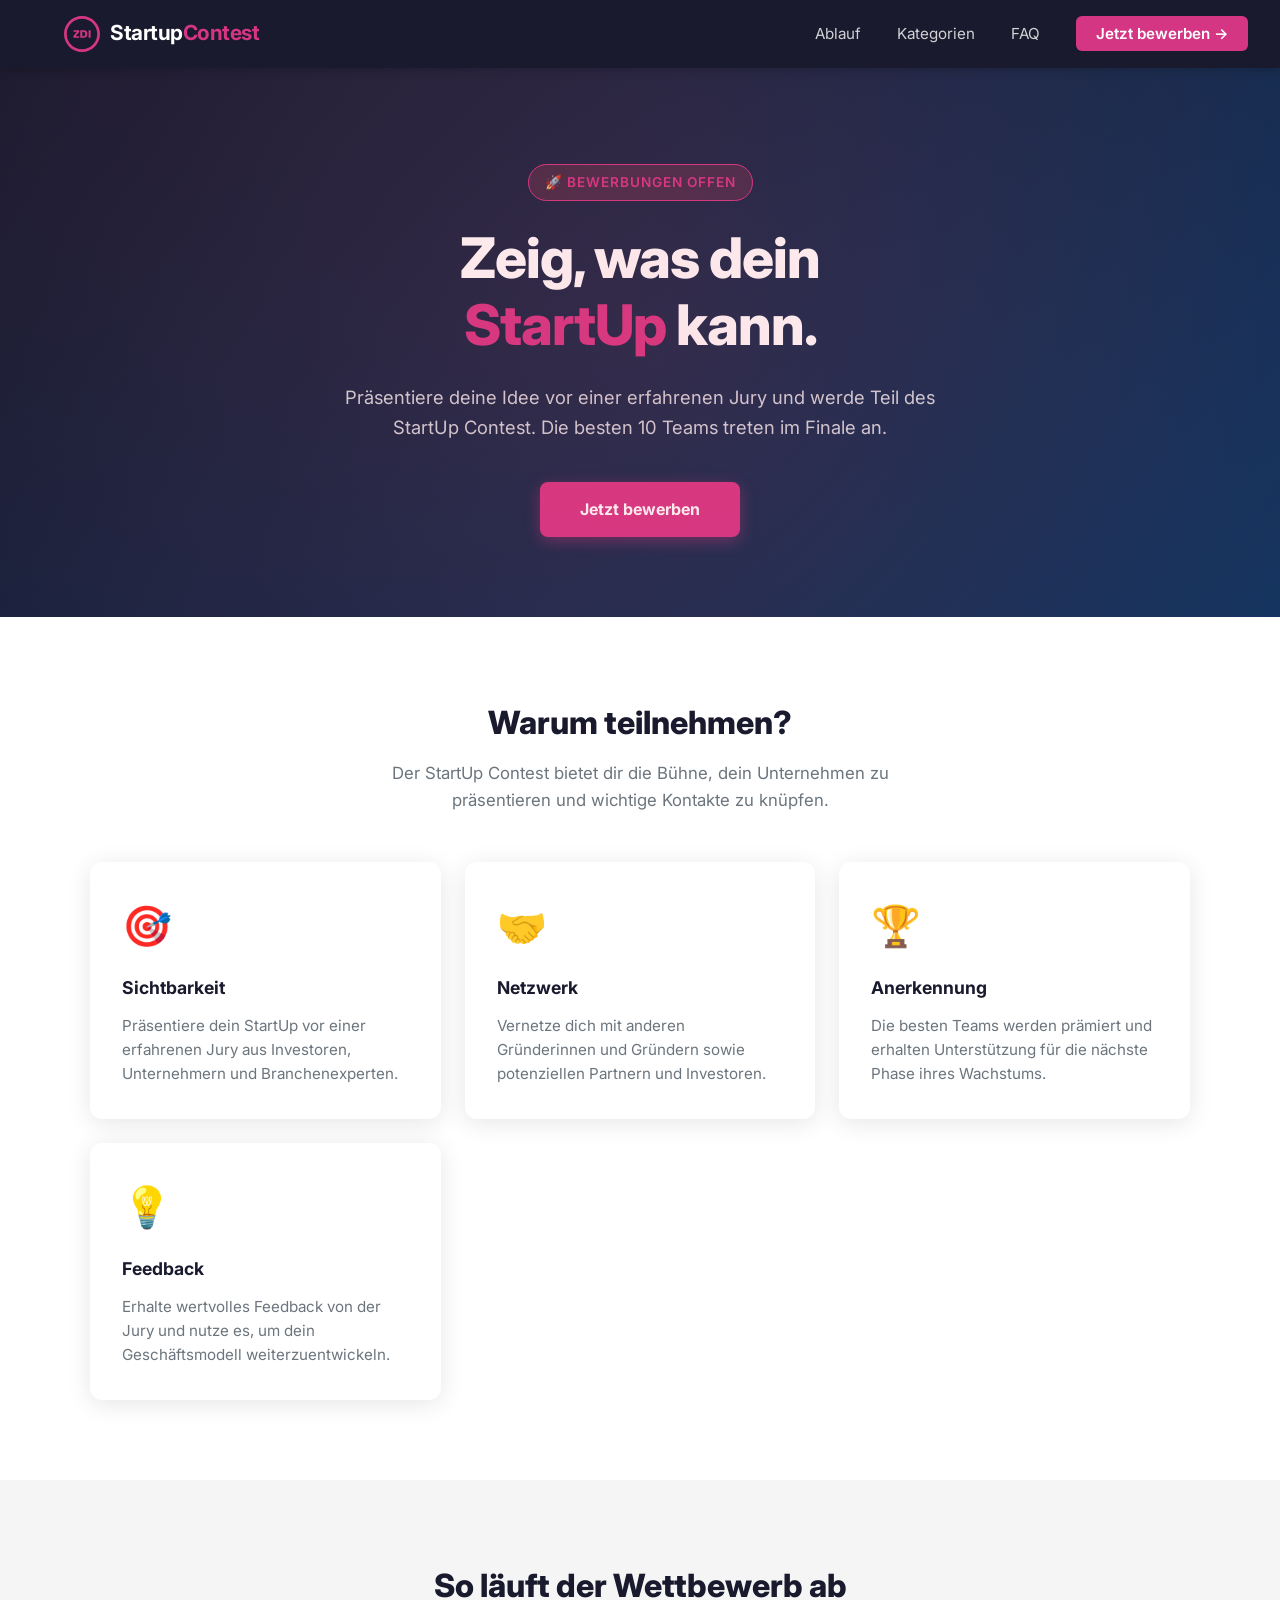
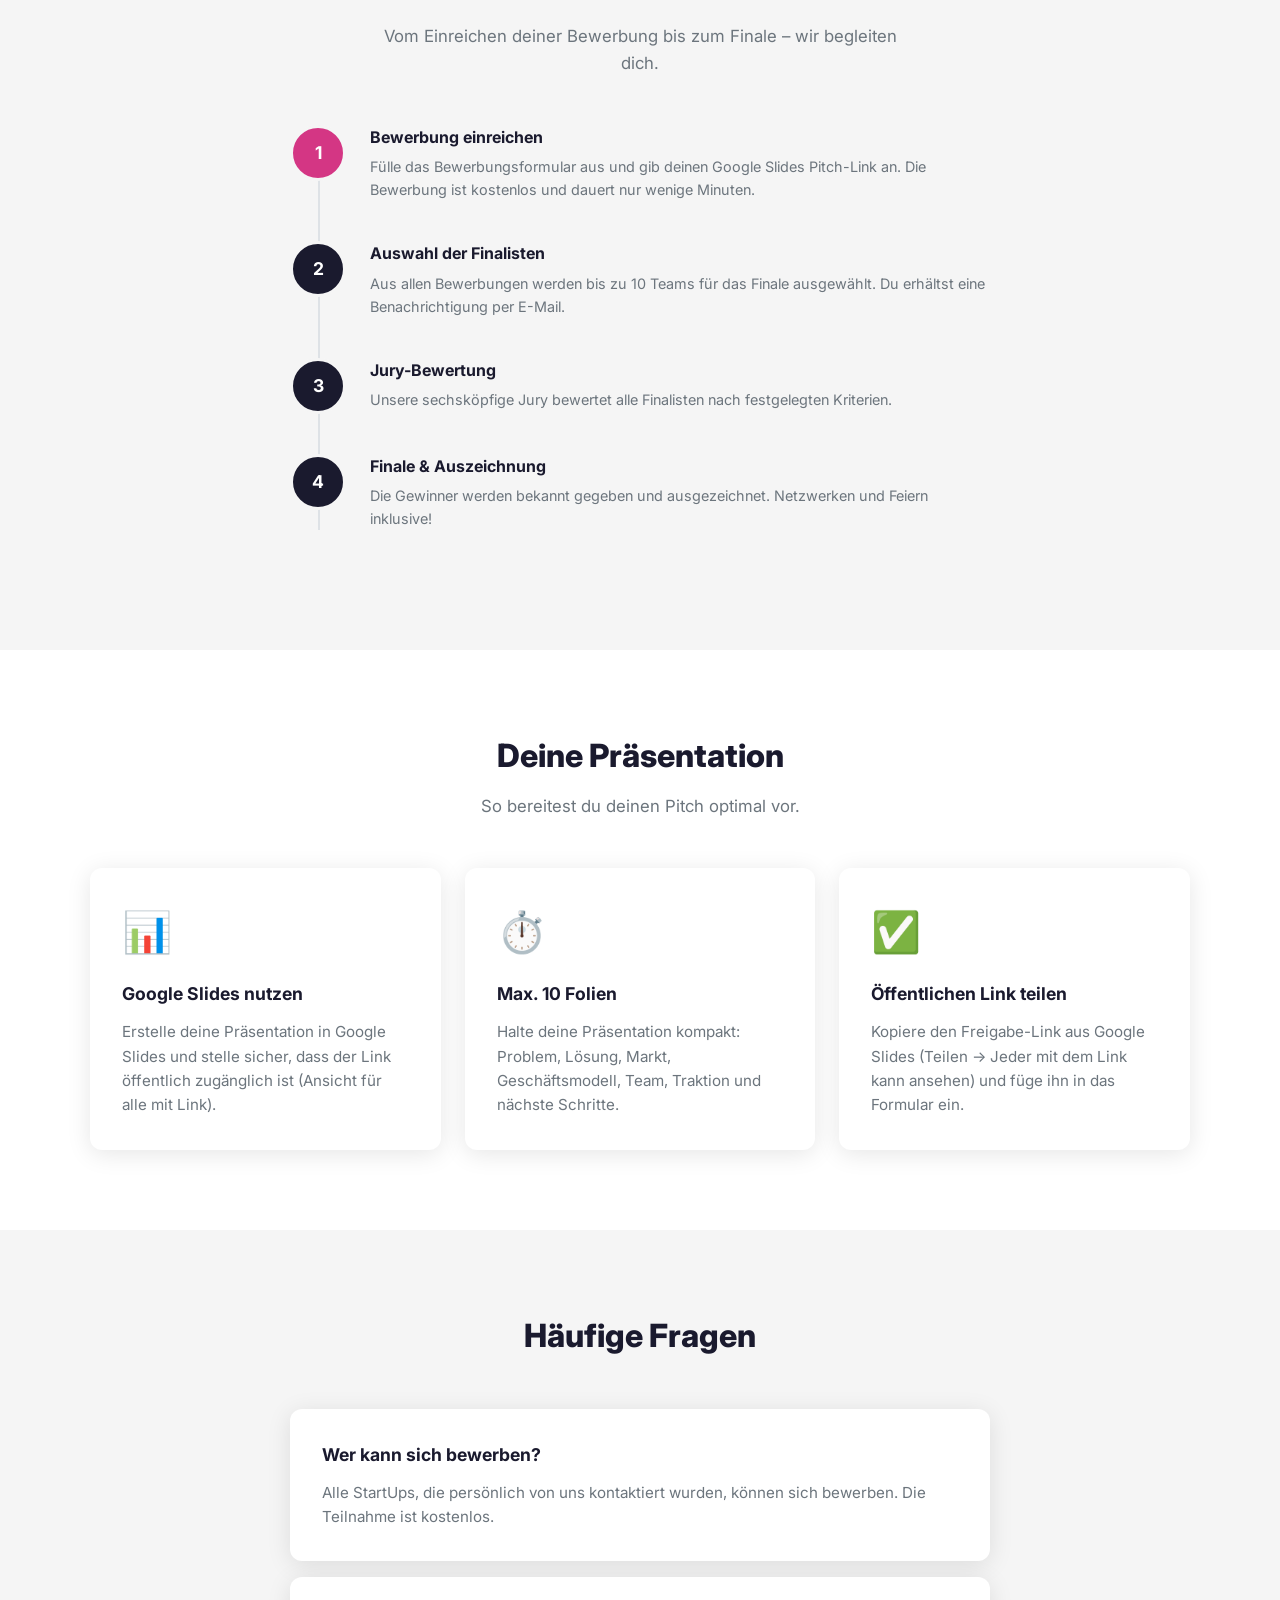
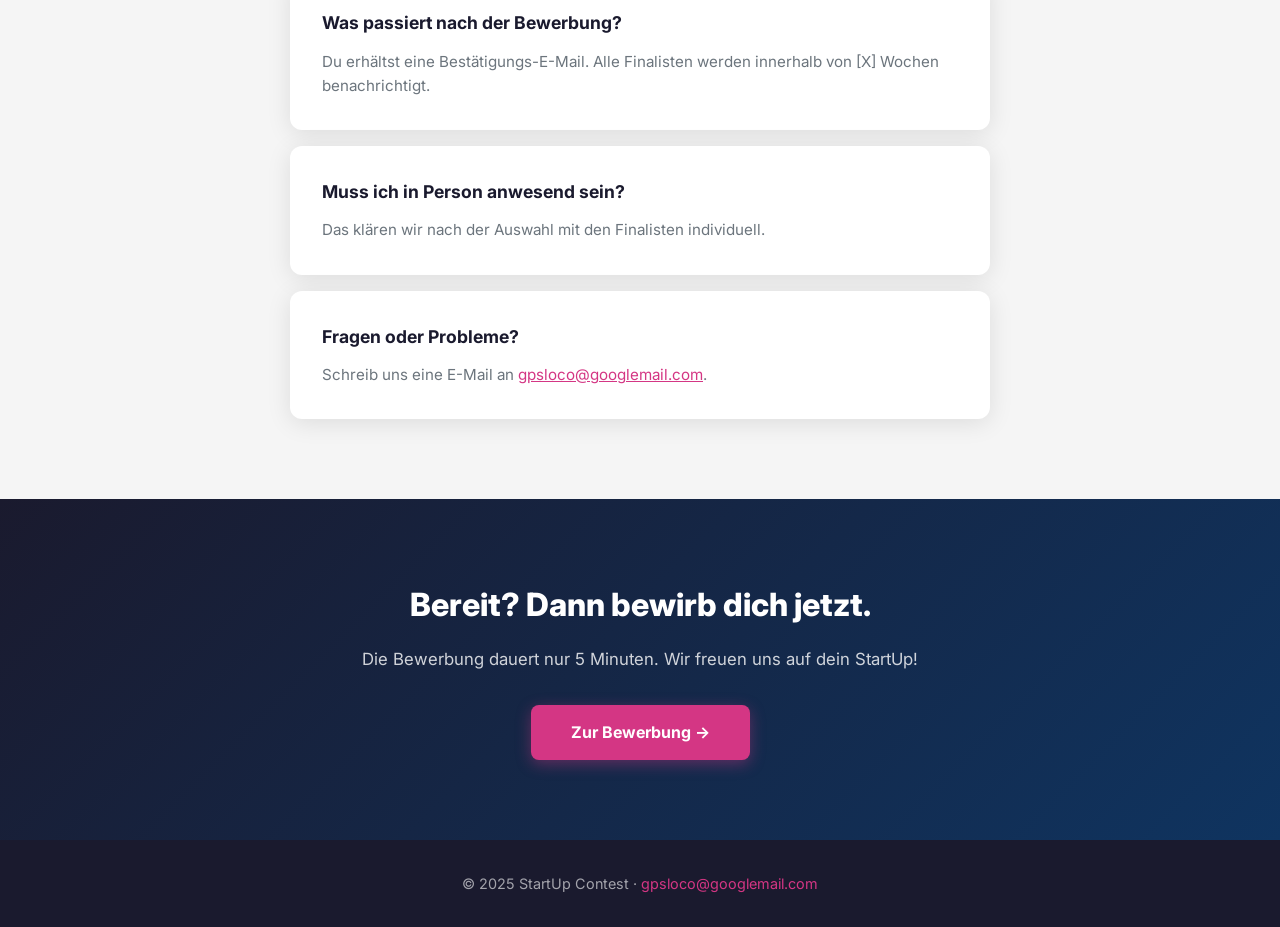
<file: index.html>
<!DOCTYPE html>
<html lang="de">
<head>
  <meta charset="UTF-8" />
  <meta name="viewport" content="width=device-width, initial-scale=1.0" />
  <title>StartUp Contest – Bewirb dich jetzt</title>
  <link rel="stylesheet" href="css/style.css" />
  <link rel="preconnect" href="https://fonts.googleapis.com" />
  <link href="https://fonts.googleapis.com/css2?family=Inter:wght@400;600;700;800&display=swap" rel="stylesheet" />
</head>
<body>

  <!-- Navigation -->
  <nav>
    <a href="index.html" class="logo">
      <img src="logo.svg" alt="ZDI Logo" style="height:36px; width:auto; vertical-align:middle; margin-right:10px;" />Startup<span>Contest</span>
    </a>
    <div class="nav-links">
      <a href="#ablauf">Ablauf</a>
      <a href="#kriterien">Kategorien</a>
      <a href="#faq">FAQ</a>
      <a href="register.html" class="btn-nav">Jetzt bewerben →</a>
    </div>
  </nav>

  <!-- Hero -->
  <section class="hero">
    <div class="hero-badge">🚀 Bewerbungen offen</div>
    <h1>Zeig, was dein<br/><span>StartUp</span> kann.</h1>
    <p>Präsentiere deine Idee vor einer erfahrenen Jury und werde Teil des StartUp Contest. Die besten 10 Teams treten im Finale an.</p>
    <a href="register.html" class="btn-primary">Jetzt bewerben</a>
  </section>

  <!-- Was erwartet dich -->
  <section id="kriterien" style="background: var(--white);">
    <div class="container">
      <div class="section-title">
        <h2>Warum teilnehmen?</h2>
        <p>Der StartUp Contest bietet dir die Bühne, dein Unternehmen zu präsentieren und wichtige Kontakte zu knüpfen.</p>
      </div>
      <div class="cards">
        <div class="card">
          <div class="card-icon">🎯</div>
          <h3>Sichtbarkeit</h3>
          <p>Präsentiere dein StartUp vor einer erfahrenen Jury aus Investoren, Unternehmern und Branchenexperten.</p>
        </div>
        <div class="card">
          <div class="card-icon">🤝</div>
          <h3>Netzwerk</h3>
          <p>Vernetze dich mit anderen Gründerinnen und Gründern sowie potenziellen Partnern und Investoren.</p>
        </div>
        <div class="card">
          <div class="card-icon">🏆</div>
          <h3>Anerkennung</h3>
          <p>Die besten Teams werden prämiert und erhalten Unterstützung für die nächste Phase ihres Wachstums.</p>
        </div>
        <div class="card">
          <div class="card-icon">💡</div>
          <h3>Feedback</h3>
          <p>Erhalte wertvolles Feedback von der Jury und nutze es, um dein Geschäftsmodell weiterzuentwickeln.</p>
        </div>
      </div>
    </div>
  </section>

  <!-- Ablauf -->
  <section id="ablauf">
    <div class="container">
      <div class="section-title">
        <h2>So läuft der Wettbewerb ab</h2>
        <p>Vom Einreichen deiner Bewerbung bis zum Finale – wir begleiten dich.</p>
      </div>
      <div class="timeline">
        <div class="timeline-item">
          <div class="timeline-dot active">1</div>
          <div class="timeline-content">
            <h4>Bewerbung einreichen</h4>
            <p>Fülle das Bewerbungsformular aus und gib deinen Google Slides Pitch-Link an. Die Bewerbung ist kostenlos und dauert nur wenige Minuten.</p>
          </div>
        </div>
        <div class="timeline-item">
          <div class="timeline-dot">2</div>
          <div class="timeline-content">
            <h4>Auswahl der Finalisten</h4>
            <p>Aus allen Bewerbungen werden bis zu 10 Teams für das Finale ausgewählt. Du erhältst eine Benachrichtigung per E-Mail.</p>
          </div>
        </div>
        <div class="timeline-item">
          <div class="timeline-dot">3</div>
          <div class="timeline-content">
            <h4>Jury-Bewertung</h4>
            <p>Unsere sechsköpfige Jury bewertet alle Finalisten nach festgelegten Kriterien.</p>
          </div>
        </div>
        <div class="timeline-item">
          <div class="timeline-dot">4</div>
          <div class="timeline-content">
            <h4>Finale & Auszeichnung</h4>
            <p>Die Gewinner werden bekannt gegeben und ausgezeichnet. Netzwerken und Feiern inklusive!</p>
          </div>
        </div>
      </div>
    </div>
  </section>

  <!-- Präsentation Hinweis -->
  <section style="background: var(--white);">
    <div class="container">
      <div class="section-title">
        <h2>Deine Präsentation</h2>
        <p>So bereitest du deinen Pitch optimal vor.</p>
      </div>
      <div class="cards">
        <div class="card">
          <div class="card-icon">📊</div>
          <h3>Google Slides nutzen</h3>
          <p>Erstelle deine Präsentation in Google Slides und stelle sicher, dass der Link öffentlich zugänglich ist (Ansicht für alle mit Link).</p>
        </div>
        <div class="card">
          <div class="card-icon">⏱️</div>
          <h3>Max. 10 Folien</h3>
          <p>Halte deine Präsentation kompakt: Problem, Lösung, Markt, Geschäftsmodell, Team, Traktion und nächste Schritte.</p>
        </div>
        <div class="card">
          <div class="card-icon">✅</div>
          <h3>Öffentlichen Link teilen</h3>
          <p>Kopiere den Freigabe-Link aus Google Slides (Teilen → Jeder mit dem Link kann ansehen) und füge ihn in das Formular ein.</p>
        </div>
      </div>
    </div>
  </section>

  <!-- FAQ -->
  <section id="faq">
    <div class="container">
      <div class="section-title">
        <h2>Häufige Fragen</h2>
      </div>
      <div style="max-width: 700px; margin: 0 auto;">
        <div class="card" style="margin-bottom: 1rem;">
          <h3>Wer kann sich bewerben?</h3>
          <p style="margin-top: 0.5rem;">Alle StartUps, die persönlich von uns kontaktiert wurden, können sich bewerben. Die Teilnahme ist kostenlos.</p>
        </div>
        <div class="card" style="margin-bottom: 1rem;">
          <h3>Was passiert nach der Bewerbung?</h3>
          <p style="margin-top: 0.5rem;">Du erhältst eine Bestätigungs-E-Mail. Alle Finalisten werden innerhalb von [X] Wochen benachrichtigt.</p>
        </div>
        <div class="card" style="margin-bottom: 1rem;">
          <h3>Muss ich in Person anwesend sein?</h3>
          <p style="margin-top: 0.5rem;">Das klären wir nach der Auswahl mit den Finalisten individuell.</p>
        </div>
        <div class="card">
          <h3>Fragen oder Probleme?</h3>
          <p style="margin-top: 0.5rem;">Schreib uns eine E-Mail an <a href="mailto:gpsloco@googlemail.com" style="color: var(--accent);">gpsloco@googlemail.com</a>.</p>
        </div>
      </div>
    </div>
  </section>

  <!-- CTA -->
  <section class="cta-section">
    <div class="container">
      <h2>Bereit? Dann bewirb dich jetzt.</h2>
      <p>Die Bewerbung dauert nur 5 Minuten. Wir freuen uns auf dein StartUp!</p>
      <a href="register.html" class="btn-primary">Zur Bewerbung →</a>
    </div>
  </section>

  <!-- Footer -->
  <footer>
    <p>© 2025 StartUp Contest · <a href="mailto:gpsloco@googlemail.com">gpsloco@googlemail.com</a></p>
  </footer>

</body>
</html>
</file>
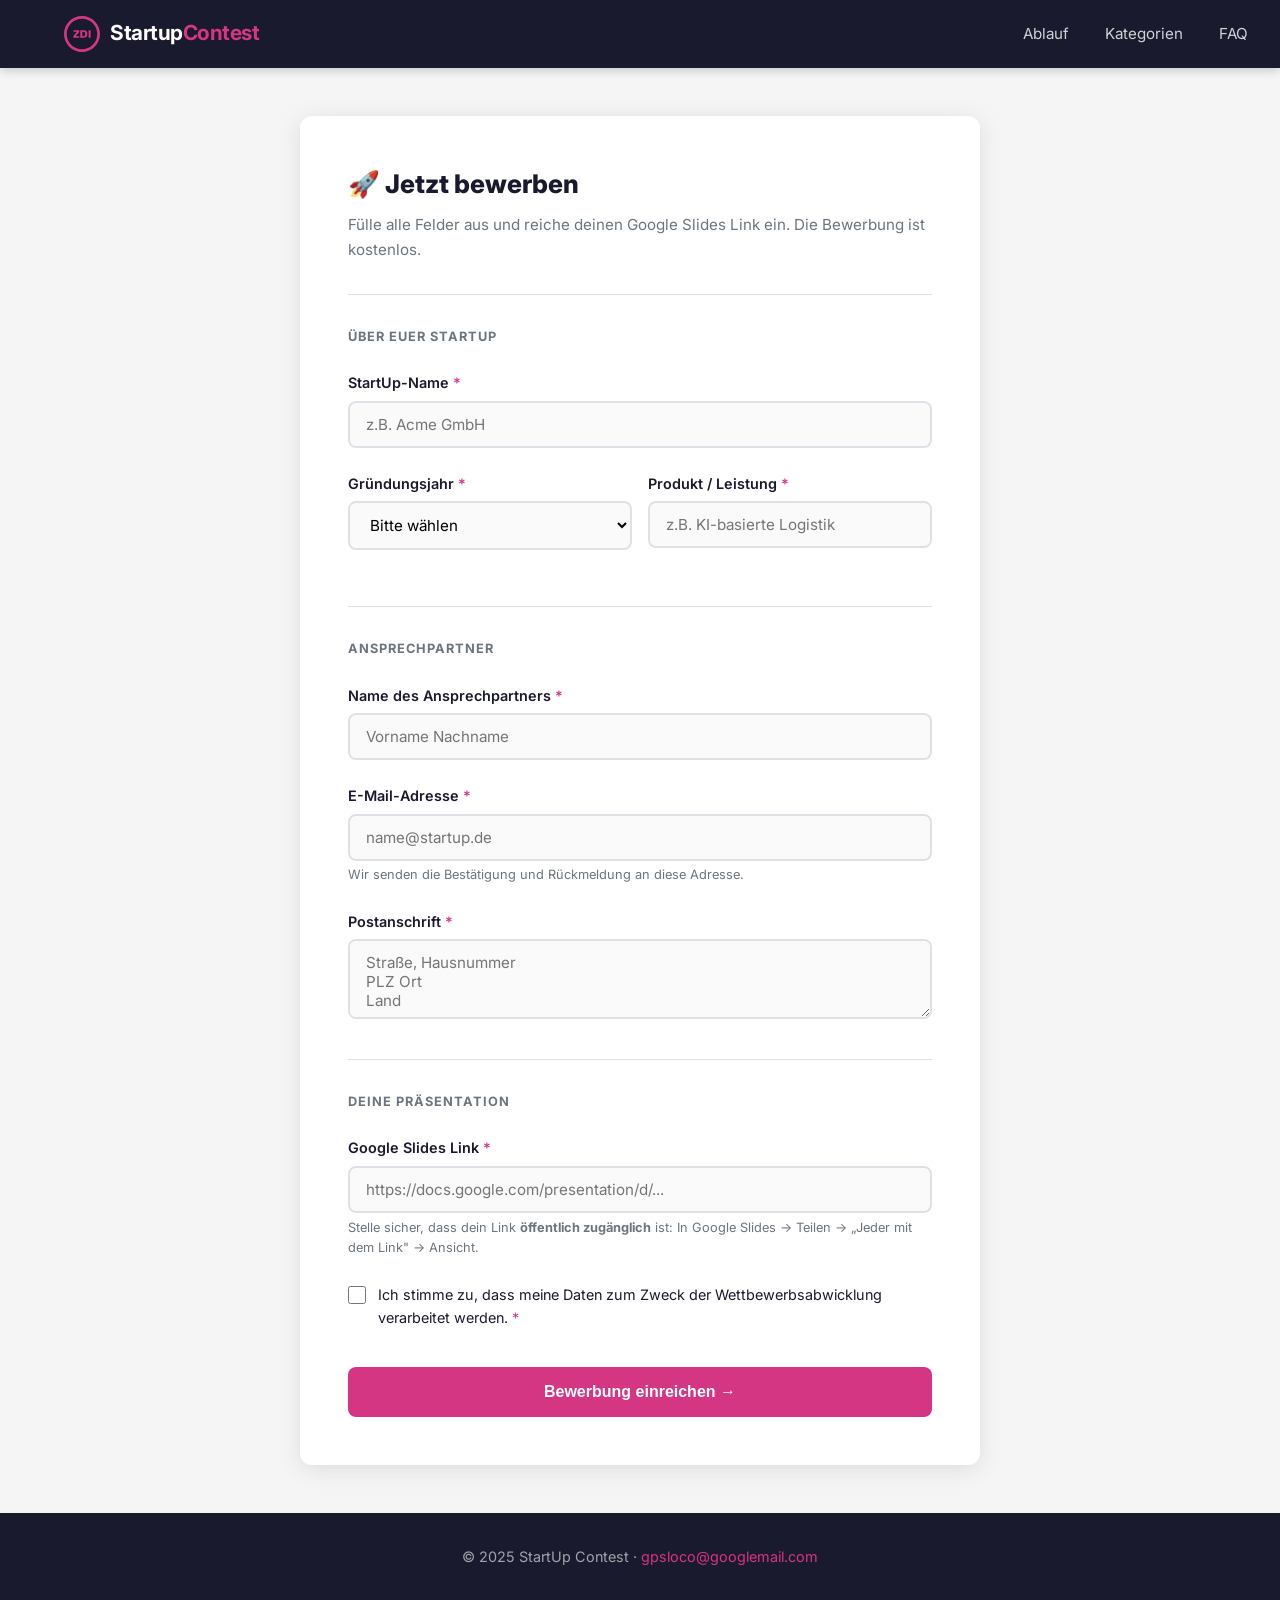
<file: register.html>
<!DOCTYPE html>
<html lang="de">
<head>
  <meta charset="UTF-8" />
  <meta name="viewport" content="width=device-width, initial-scale=1.0" />
  <title>Bewerbung – StartUp Contest</title>
  <link rel="stylesheet" href="css/style.css" />
  <link rel="preconnect" href="https://fonts.googleapis.com" />
  <link href="https://fonts.googleapis.com/css2?family=Inter:wght@400;600;700;800&display=swap" rel="stylesheet" />
</head>
<body>

  <!-- Navigation -->
  <nav>
    <a href="index.html" class="logo">
      <img src="logo.svg" alt="ZDI Logo" style="height:36px; width:auto; vertical-align:middle; margin-right:10px;" />Startup<span>Contest</span>
    </a>
    <div class="nav-links">
      <a href="index.html#ablauf">Ablauf</a>
      <a href="index.html#kriterien">Kategorien</a>
      <a href="index.html#faq">FAQ</a>
    </div>
  </nav>

  <!-- Form Page -->
  <div class="form-page" style="background: var(--light);">
    <div class="form-card">

      <h2>🚀 Jetzt bewerben</h2>
      <p class="subtitle">Fülle alle Felder aus und reiche deinen Google Slides Link ein. Die Bewerbung ist kostenlos.</p>

      <form id="registrationForm" novalidate>

        <hr class="divider" style="margin-top: 0;" />
        <p style="font-size: 0.8rem; font-weight: 700; text-transform: uppercase; letter-spacing: 1px; color: var(--gray); margin-bottom: 1.5rem;">Über euer StartUp</p>

        <!-- StartUp Name -->
        <div class="form-group">
          <label for="startupName">StartUp-Name <span class="required">*</span></label>
          <input type="text" id="startupName" name="startupName" placeholder="z.B. Acme GmbH" required />
        </div>

        <!-- Gründungsjahr + Produkt -->
        <div class="form-row">
          <div class="form-group">
            <label for="foundingYear">Gründungsjahr <span class="required">*</span></label>
            <select id="foundingYear" name="foundingYear" required>
              <option value="">Bitte wählen</option>
            </select>
          </div>
          <div class="form-group">
            <label for="productName">Produkt / Leistung <span class="required">*</span></label>
            <input type="text" id="productName" name="productName" placeholder="z.B. KI-basierte Logistik" required />
          </div>
        </div>

        <hr class="divider" />
        <p style="font-size: 0.8rem; font-weight: 700; text-transform: uppercase; letter-spacing: 1px; color: var(--gray); margin-bottom: 1.5rem;">Ansprechpartner</p>

        <!-- Name -->
        <div class="form-group">
          <label for="contactName">Name des Ansprechpartners <span class="required">*</span></label>
          <input type="text" id="contactName" name="contactName" placeholder="Vorname Nachname" required />
        </div>

        <!-- Email -->
        <div class="form-group">
          <label for="email">E-Mail-Adresse <span class="required">*</span></label>
          <input type="email" id="email" name="email" placeholder="name@startup.de" required />
          <p class="form-hint">Wir senden die Bestätigung und Rückmeldung an diese Adresse.</p>
        </div>

        <!-- Postadresse -->
        <div class="form-group">
          <label for="address">Postanschrift <span class="required">*</span></label>
          <textarea id="address" name="address" placeholder="Straße, Hausnummer&#10;PLZ Ort&#10;Land" required></textarea>
        </div>

        <hr class="divider" />
        <p style="font-size: 0.8rem; font-weight: 700; text-transform: uppercase; letter-spacing: 1px; color: var(--gray); margin-bottom: 1.5rem;">Deine Präsentation</p>

        <!-- Google Slides Link -->
        <div class="form-group">
          <label for="slidesUrl">Google Slides Link <span class="required">*</span></label>
          <input type="url" id="slidesUrl" name="slidesUrl"
            placeholder="https://docs.google.com/presentation/d/..." required />
          <p class="form-hint">
            Stelle sicher, dass dein Link <strong>öffentlich zugänglich</strong> ist:
            In Google Slides → Teilen → „Jeder mit dem Link" → Ansicht.
          </p>
        </div>

        <!-- Datenschutz -->
        <div class="form-group" style="display: flex; align-items: flex-start; gap: 0.75rem;">
          <input type="checkbox" id="privacy" name="privacy" required
            style="width: auto; min-width: 18px; height: 18px; margin-top: 3px;" />
          <label for="privacy" style="font-weight: 400; font-size: 0.9rem; cursor: pointer;">
            Ich stimme zu, dass meine Daten zum Zweck der Wettbewerbsabwicklung verarbeitet werden.
            <span class="required">*</span>
          </label>
        </div>

        <!-- Submit -->
        <button type="submit" class="btn-submit" id="submitBtn">
          Bewerbung einreichen →
        </button>

        <!-- Error Message -->
        <div id="errorMsg" style="display:none; background:#f8d7da; border:1px solid #f5c6cb; color:#721c24; padding:1rem; border-radius:8px; margin-top:1rem;">
          <strong>Fehler beim Senden.</strong> Bitte versuche es erneut oder schreib uns direkt an gpsloco@googlemail.com.
        </div>

      </form>
    </div>
  </div>

  <!-- Success Screen (versteckt, wird nach Absenden eingeblendet) -->
  <div id="successScreen" style="display:none; min-height:calc(100vh - 70px); display:none; align-items:center; justify-content:center; padding:3rem 1rem; background:var(--light);">
    <div style="background:var(--white); border-radius:var(--radius); box-shadow:var(--shadow); padding:3rem; max-width:580px; width:100%; text-align:center;">

      <div style="width:80px; height:80px; background:linear-gradient(135deg, var(--accent), #a0286a); border-radius:50%; display:flex; align-items:center; justify-content:center; margin:0 auto 1.5rem; font-size:2.2rem;">
        🎉
      </div>

      <h2 style="font-size:1.8rem; font-weight:800; margin-bottom:0.75rem;">Bewerbung eingegangen!</h2>
      <p style="color:var(--gray); font-size:1rem; margin-bottom:0.5rem;">
        Vielen Dank, <strong id="successName"></strong>!
      </p>
      <p style="color:var(--gray); font-size:0.95rem; margin-bottom:2rem;">
        Wir haben die Bewerbung von <strong id="successStartup"></strong> erhalten und melden uns in Kürze per E-Mail an <strong id="successEmail"></strong>.
      </p>

      <hr style="border:none; border-top:1px solid var(--border); margin:2rem 0;" />

      <p style="font-size:0.85rem; color:var(--gray); margin-bottom:1.5rem;">Was möchtest du als nächstes tun?</p>

      <div style="display:flex; flex-direction:column; gap:0.75rem;">
        <a href="register.html" style="display:block; background:var(--accent); color:var(--white); padding:0.85rem 1.5rem; border-radius:8px; text-decoration:none; font-weight:700; transition:opacity 0.2s;" onmouseover="this.style.opacity='.85'" onmouseout="this.style.opacity='1'">
          Weitere Bewerbung einreichen →
        </a>
        <a href="index.html" style="display:block; background:var(--light); color:var(--primary); padding:0.85rem 1.5rem; border-radius:8px; text-decoration:none; font-weight:600; border:2px solid var(--border); transition:border-color 0.2s;" onmouseover="this.style.borderColor='var(--accent)'" onmouseout="this.style.borderColor='var(--border)'">
          ← Zurück zur Startseite
        </a>
      </div>

    </div>
  </div>

  <!-- Footer -->
  <footer>
    <p>© 2025 StartUp Contest · <a href="mailto:gpsloco@googlemail.com">gpsloco@googlemail.com</a></p>
  </footer>

  <script>
    // ── Gründungsjahr-Dropdown befüllen ──
    const yearSelect = document.getElementById('foundingYear');
    for (let y = new Date().getFullYear(); y >= 2010; y--) {
      const opt = document.createElement('option');
      opt.value = y;
      opt.textContent = y;
      yearSelect.appendChild(opt);
    }

    // ── Google Apps Script Web App URL (nach Deployment eintragen) ──
    // HIER die URL deines Apps Script Web Apps eintragen:
    const APPS_SCRIPT_URL = 'https://script.google.com/macros/s/AKfycbwd7xpzvx2XS7T6_FEKUAp__eoi1YyvTk575_6Zx220Efza-Rg5OcnzwQYLh8vH4fqC/exec';

    const form = document.getElementById('registrationForm');
    const submitBtn = document.getElementById('submitBtn');
    const errorMsg = document.getElementById('errorMsg');

    // Validate Google Slides URL
    function isValidSlidesUrl(url) {
      return url.includes('docs.google.com/presentation');
    }

    form.addEventListener('submit', async function(e) {
      e.preventDefault();

      // Validate
      if (!form.checkValidity()) {
        form.reportValidity();
        return;
      }

      const slidesUrl = document.getElementById('slidesUrl').value;
      if (!isValidSlidesUrl(slidesUrl)) {
        alert('Bitte gib einen gültigen Google Slides Link ein (docs.google.com/presentation/...)');
        return;
      }

      // Collect data
      const data = {
        timestamp: new Date().toISOString(),
        startupName:  document.getElementById('startupName').value,
        foundingYear: document.getElementById('foundingYear').value,
        productName:  document.getElementById('productName').value,
        contactName:  document.getElementById('contactName').value,
        email:        document.getElementById('email').value,
        address:      document.getElementById('address').value,
        slidesUrl:    slidesUrl,
      };

      submitBtn.disabled = true;
      submitBtn.textContent = 'Wird gesendet…';

      try {
        const response = await fetch(APPS_SCRIPT_URL, {
          method: 'POST',
          mode: 'no-cors',
          headers: { 'Content-Type': 'application/json' },
          body: JSON.stringify(data),
        });

        // no-cors gibt kein lesbares Response zurück – wir zeigen trotzdem Erfolg
        document.querySelector('.form-page').style.display = 'none';
        const screen = document.getElementById('successScreen');
        document.getElementById('successName').textContent    = data.contactName;
        document.getElementById('successStartup').textContent = data.startupName;
        document.getElementById('successEmail').textContent   = data.email;
        screen.style.display = 'flex';

      } catch (err) {
        console.error(err);
        submitBtn.disabled = false;
        submitBtn.textContent = 'Bewerbung einreichen →';
        errorMsg.style.display = 'block';
      }
    });
  </script>

</body>
</html>
</file>
<file: css/style.css>
/* =============================================
   StartUp Contest – Global Styles
   ============================================= */

:root {
  --primary: #1a1a2e;
  --accent: #D43684;
  --accent2: #0f3460;
  --light: #f5f5f5;
  --white: #ffffff;
  --gray: #6c757d;
  --border: #dee2e6;
  --success: #28a745;
  --font: 'Inter', -apple-system, BlinkMacSystemFont, sans-serif;
  --radius: 12px;
  --shadow: 0 4px 24px rgba(0,0,0,0.10);
}

* { box-sizing: border-box; margin: 0; padding: 0; }

body {
  font-family: var(--font);
  background: var(--light);
  color: var(--primary);
  line-height: 1.6;
}

/* ── Navigation ── */
nav {
  background: var(--primary);
  padding: 1rem 2rem;
  display: flex;
  justify-content: space-between;
  align-items: center;
  position: sticky;
  top: 0;
  z-index: 100;
  box-shadow: 0 2px 10px rgba(0,0,0,0.2);
}

nav .logo {
  color: var(--white);
  font-size: 1.3rem;
  font-weight: 700;
  text-decoration: none;
  letter-spacing: -0.5px;
}

nav .logo span { color: var(--accent); }

nav a {
  color: rgba(255,255,255,0.8);
  text-decoration: none;
  margin-left: 2rem;
  font-size: 0.95rem;
  transition: color 0.2s;
}

nav a:hover { color: var(--accent); }

.btn-nav {
  background: var(--accent);
  color: var(--white) !important;
  padding: 0.5rem 1.25rem;
  border-radius: 6px;
  font-weight: 600;
}

.btn-nav:hover { background: #c73652; }

/* ── Hero ── */
.hero {
  background: linear-gradient(135deg, var(--primary) 0%, var(--accent2) 100%);
  color: var(--white);
  padding: 6rem 2rem 5rem;
  text-align: center;
  position: relative;
  overflow: hidden;
}

.hero::before {
  content: '';
  position: absolute;
  top: -50%;
  left: -50%;
  width: 200%;
  height: 200%;
  background: radial-gradient(circle, rgba(233,69,96,0.15) 0%, transparent 60%);
  pointer-events: none;
}

.hero-badge {
  display: inline-block;
  background: rgba(233,69,96,0.2);
  border: 1px solid var(--accent);
  color: var(--accent);
  padding: 0.4rem 1rem;
  border-radius: 20px;
  font-size: 0.85rem;
  font-weight: 600;
  letter-spacing: 1px;
  text-transform: uppercase;
  margin-bottom: 1.5rem;
}

.hero h1 {
  font-size: clamp(2rem, 5vw, 3.5rem);
  font-weight: 800;
  line-height: 1.2;
  margin-bottom: 1.5rem;
  letter-spacing: -1px;
}

.hero h1 span { color: var(--accent); }

.hero p {
  font-size: 1.15rem;
  color: rgba(255,255,255,0.8);
  max-width: 600px;
  margin: 0 auto 2.5rem;
}

.btn-primary {
  display: inline-block;
  background: var(--accent);
  color: var(--white);
  padding: 0.9rem 2.5rem;
  border-radius: 8px;
  text-decoration: none;
  font-weight: 700;
  font-size: 1rem;
  transition: all 0.2s;
  box-shadow: 0 4px 15px rgba(212,54,132,0.4);
}

.btn-primary:hover {
  transform: translateY(-2px);
  box-shadow: 0 6px 20px rgba(212,54,132,0.5);
}

/* ── Sections ── */
section { padding: 5rem 2rem; }

.container { max-width: 1100px; margin: 0 auto; }

.section-title {
  text-align: center;
  margin-bottom: 3rem;
}

.section-title h2 {
  font-size: 2rem;
  font-weight: 800;
  margin-bottom: 0.75rem;
}

.section-title p {
  color: var(--gray);
  font-size: 1.05rem;
  max-width: 550px;
  margin: 0 auto;
}

/* ── Info Cards ── */
.cards {
  display: grid;
  grid-template-columns: repeat(auto-fit, minmax(280px, 1fr));
  gap: 1.5rem;
}

.card {
  background: var(--white);
  border-radius: var(--radius);
  padding: 2rem;
  box-shadow: var(--shadow);
  transition: transform 0.2s;
}

.card:hover { transform: translateY(-4px); }

.card-icon {
  font-size: 2.5rem;
  margin-bottom: 1rem;
}

.card h3 {
  font-size: 1.1rem;
  font-weight: 700;
  margin-bottom: 0.75rem;
}

.card p { color: var(--gray); font-size: 0.95rem; }

/* ── Timeline ── */
.timeline {
  max-width: 700px;
  margin: 0 auto;
  position: relative;
}

.timeline::before {
  content: '';
  position: absolute;
  left: 28px;
  top: 0;
  bottom: 0;
  width: 2px;
  background: var(--border);
}

.timeline-item {
  display: flex;
  gap: 1.5rem;
  margin-bottom: 2.5rem;
  align-items: flex-start;
}

.timeline-dot {
  width: 56px;
  height: 56px;
  min-width: 56px;
  background: var(--primary);
  color: var(--white);
  border-radius: 50%;
  display: flex;
  align-items: center;
  justify-content: center;
  font-weight: 700;
  font-size: 1.1rem;
  position: relative;
  z-index: 1;
  border: 3px solid var(--light);
}

.timeline-dot.active { background: var(--accent); }

.timeline-content h4 { font-size: 1rem; font-weight: 700; margin-bottom: 0.3rem; }
.timeline-content p { color: var(--gray); font-size: 0.9rem; }

/* ── CTA Section ── */
.cta-section {
  background: linear-gradient(135deg, var(--primary) 0%, var(--accent2) 100%);
  color: var(--white);
  text-align: center;
}

.cta-section h2 { font-size: 2rem; font-weight: 800; margin-bottom: 1rem; }
.cta-section p { color: rgba(255,255,255,0.8); margin-bottom: 2rem; font-size: 1.05rem; }

/* ── Footer ── */
footer {
  background: var(--primary);
  color: rgba(255,255,255,0.6);
  text-align: center;
  padding: 2rem;
  font-size: 0.9rem;
}

footer a { color: var(--accent); text-decoration: none; }

/* ── Form Page ── */
.form-page {
  min-height: calc(100vh - 70px);
  display: flex;
  align-items: center;
  justify-content: center;
  padding: 3rem 1rem;
}

.form-card {
  background: var(--white);
  border-radius: var(--radius);
  box-shadow: var(--shadow);
  padding: 3rem;
  width: 100%;
  max-width: 680px;
}

.form-card h2 {
  font-size: 1.6rem;
  font-weight: 800;
  margin-bottom: 0.5rem;
}

.form-card .subtitle {
  color: var(--gray);
  margin-bottom: 2rem;
  font-size: 0.95rem;
}

.form-group {
  margin-bottom: 1.5rem;
}

.form-row {
  display: grid;
  grid-template-columns: 1fr 1fr;
  gap: 1rem;
}

label {
  display: block;
  font-size: 0.9rem;
  font-weight: 600;
  margin-bottom: 0.4rem;
  color: var(--primary);
}

label .required { color: var(--accent); }

input, textarea, select {
  width: 100%;
  padding: 0.75rem 1rem;
  border: 2px solid var(--border);
  border-radius: 8px;
  font-size: 0.95rem;
  font-family: var(--font);
  transition: border-color 0.2s;
  background: #fafafa;
}

input:focus, textarea:focus, select:focus {
  outline: none;
  border-color: var(--accent);
  background: var(--white);
}

textarea { resize: vertical; min-height: 80px; }

.form-hint {
  font-size: 0.8rem;
  color: var(--gray);
  margin-top: 0.3rem;
}

.btn-submit {
  width: 100%;
  background: var(--accent);
  color: var(--white);
  border: none;
  padding: 1rem;
  border-radius: 8px;
  font-size: 1rem;
  font-weight: 700;
  cursor: pointer;
  transition: all 0.2s;
  margin-top: 0.5rem;
}

.btn-submit:hover {
  background: #c73652;
  transform: translateY(-1px);
}

.btn-submit:disabled {
  background: var(--gray);
  cursor: not-allowed;
  transform: none;
}

.success-msg {
  display: none;
  background: #d4edda;
  border: 1px solid #c3e6cb;
  color: #155724;
  padding: 1.5rem;
  border-radius: 8px;
  text-align: center;
  margin-top: 1rem;
}

.success-msg h3 { margin-bottom: 0.5rem; }

.divider {
  border: none;
  border-top: 1px solid var(--border);
  margin: 2rem 0;
}

/* ── Responsive ── */
@media (max-width: 600px) {
  .form-row { grid-template-columns: 1fr; }
  .form-card { padding: 2rem 1.5rem; }
  nav .nav-links { display: none; }
}
</file>
